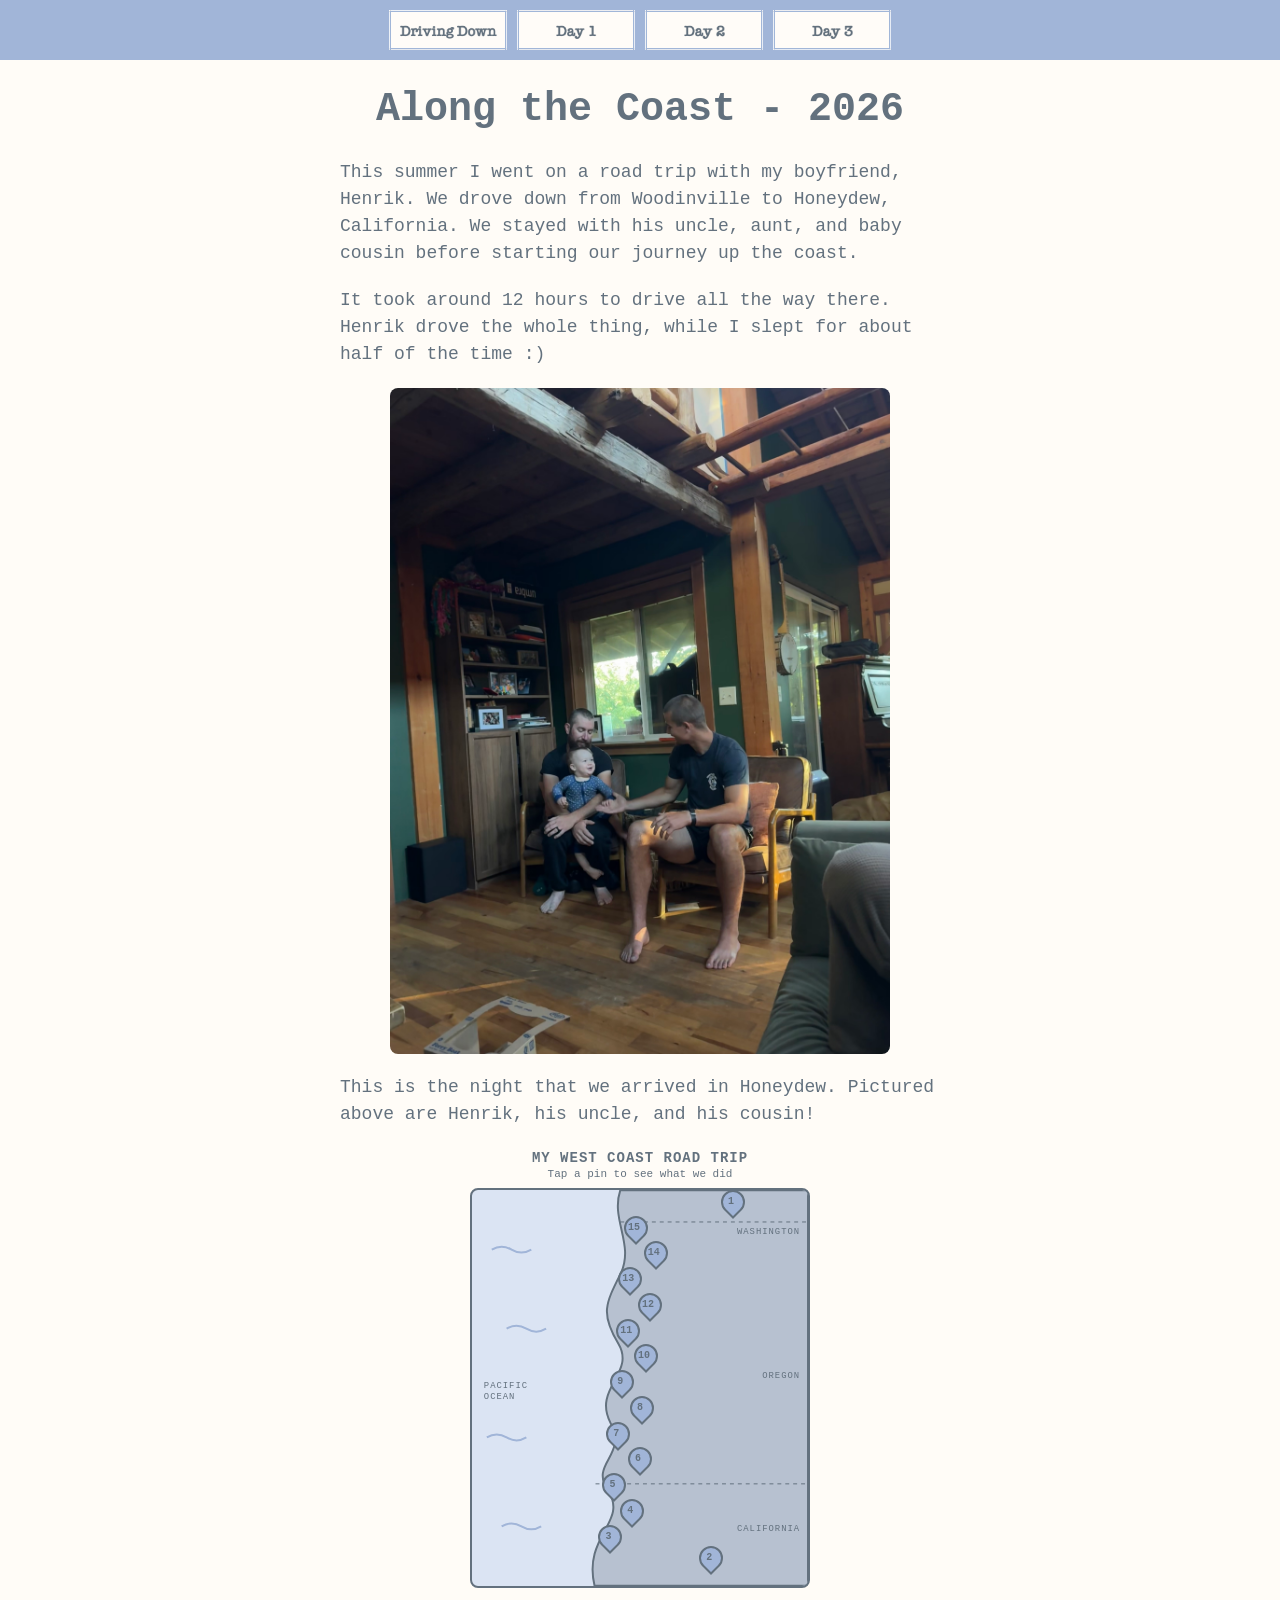
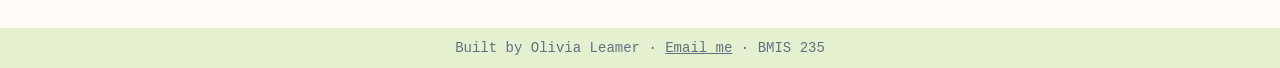
<file: index.html>
<!DOCTYPE html>
<!--
  Author: Olivia Leamer
  GU username: olivialeamer
  Course: BMIS 235 - HTML-3
-->
<html lang="en">
<head>
<meta charset="utf-8">
<meta name="Olivia Leamer" content="Olivia Leamer">
<title>Along the Coast 2026 - Driving Down</title>

<!-- this one line connects the page to the stylesheet -->
<link rel="stylesheet" href="styles.css">
</head>
<body>

<!-- ===== MENU ============================================================
     The menu is four links. Each link wraps an image instead of words.
     Build it once on this page, check that every link works,
     then copy the whole <nav> block and paste it over the menu on the
     other three pages, so every page has the exact same menu.
     ===================================================================== -->
<nav>
    <a href="index.html"><img src="img/drivingdown.png" alt="driving down"></a>
    <a href="day1.html"><img src="img/day1.png" alt="Day 1"></a>
    <a href="day2.html"><img src="img/day2.png" alt="Day 2"></a>
    <a href="day3.html"><img src="img/day3.png" alt="Day 3"></a>
</nav>

<h1>Along the Coast - 2026</h1>
<p>This summer I went on a road trip with my boyfriend, Henrik. We drove down from Woodinville to Honeydew, California. We stayed with his uncle, aunt, and baby cousin before starting our journey up the coast.</p>
<p>It took around 12 hours to drive all the way there. Henrik drove the whole thing, while I slept for about half of the time :)</p>
  <img src="img/henrik.png" alt="Henrik with his cousin and uncle.">
<p>This is the night that we arrived in Honeydew. Pictured above are Henrik, his uncle, and his cousin! </p>

<!-- ===== SAVE THIS SPACE ==============================================
     This box is empty on purpose. Leave it here. We will use it later.
     ===================================================================== -->
<div class="showcase"> 
  <!-- HTML: the title, the map with its coastline and state borders, and the popup text box (the pins are added by the JavaScript below) -->
<div class="sc-wrap">
  <div class="sc-head">My West Coast Road Trip</div>
  <div class="sc-sub">Tap a pin to see what we did</div>

  <div class="sc-map">
    <svg class="sc-svg" viewBox="0 0 340 400" role="img" aria-label="Stylized map of the Pacific coast from Washington down to Northern California, with the ocean on the left">
      <path d="M150 0 C140 30,165 55,150 85 S130 125,148 155 S122 200,140 235 S118 275,138 305 S112 350,124 400 L340 400 L340 0 Z" fill="#63717E" fill-opacity="0.3" stroke="#63717E" stroke-width="2"/>
      <line x1="150" y1="32" x2="340" y2="32" stroke="#63717E" stroke-width="1" stroke-dasharray="4 4"/>
      <line x1="125" y1="297" x2="340" y2="297" stroke="#63717E" stroke-width="1" stroke-dasharray="4 4"/>
      <path d="M20 60 q10 -6 20 0 t20 0" fill="none" stroke="#A1B5D8" stroke-width="2"/>
      <path d="M35 140 q10 -6 20 0 t20 0" fill="none" stroke="#A1B5D8" stroke-width="2"/>
      <path d="M15 250 q10 -6 20 0 t20 0" fill="none" stroke="#A1B5D8" stroke-width="2"/>
      <path d="M30 340 q10 -6 20 0 t20 0" fill="none" stroke="#A1B5D8" stroke-width="2"/>
      <text x="12" y="200" font-size="9">PACIFIC</text>
      <text x="12" y="211" font-size="9">OCEAN</text>
      <text x="332" y="44" font-size="9" text-anchor="end">WASHINGTON</text>
      <text x="332" y="190" font-size="9" text-anchor="end">OREGON</text>
      <text x="332" y="345" font-size="9" text-anchor="end">CALIFORNIA</text>
    </svg>

    <div class="sc-pop" aria-live="polite">
      <button class="sc-close" type="button" aria-label="Close">&times;</button>
      <div class="sc-title"></div>
      <div class="sc-text"></div>
    </div>
  </div>
</div>

<!-- CSS: brand font and colors, map frame, upright-number teardrop pins, and the popup text box. Every rule starts with .showcase so nothing else on the page changes -->
<style>
  .showcase .sc-wrap {
    font-family: 'Typewriter', 'American Typewriter', 'Courier New', Courier, monospace;
    color: #63717E;
    width: 100%;
    max-width: 340px;
    margin: 0 auto;
    box-sizing: border-box;
  }
  .showcase .sc-wrap * { box-sizing: border-box; }
  .showcase .sc-head {
    font-size: 14px;
    font-weight: bold;
    letter-spacing: 1px;
    text-transform: uppercase;
    text-align: center;
    padding-top: 2px;
  }
  .showcase .sc-sub {
    font-size: 11px;
    text-align: center;
    padding: 2px 0 8px;
  }
  .showcase .sc-map {
    position: relative;
    width: 100%;
    aspect-ratio: 17 / 20;
    background: #dbe4f3;
    border: 2px solid #63717E;
    border-radius: 8px;
    overflow: hidden;
  }
  .showcase .sc-svg { display: block; width: 100%; height: 100%; }
  .showcase .sc-svg text {
    fill: #63717E;
    font-family: inherit;
    letter-spacing: 1px;
  }

  /* pins */
  .showcase .sc-pin {
    position: absolute;
    width: 22px;
    height: 24px;
    margin: -24px 0 0 -11px;
    padding: 0;
    background: none;
    border: 0;
    cursor: pointer;
    font-family: inherit;
  }
  .showcase .sc-pin::before {
    content: "";
    position: absolute;
    left: 1px;
    top: 0;
    width: 20px;
    height: 20px;
    background: #A1B5D8;
    border: 2px solid #63717E;
    border-radius: 50% 50% 50% 0;
    transform: rotate(-45deg);
    transition: background 0.15s;
  }
  .showcase .sc-pin span {
    position: relative;
    display: block;
    width: 22px;
    font-size: 10px;
    font-weight: bold;
    line-height: 20px;
    text-align: center;
    color: #63717E;
  }
  .showcase .sc-pin:hover::before,
  .showcase .sc-pin:focus-visible::before { background: #fff; }
  .showcase .sc-pin:focus-visible { outline: none; }
  .showcase .sc-pin.sc-active { z-index: 2; }
  .showcase .sc-pin.sc-active::before { background: #63717E; }
  .showcase .sc-pin.sc-active span { color: #fff; }

  /* popup text box */
  .showcase .sc-pop {
    display: none;
    position: absolute;
    left: 6px;
    right: 6px;
    max-height: 44%;
    padding: 8px 28px 8px 10px;
    background: #f6f8fc;
    border: 2px solid #63717E;
    border-left: 6px solid #A1B5D8;
    border-radius: 8px;
    overflow-y: auto;
    z-index: 5;
  }
  .showcase .sc-pop.sc-open { display: block; }
  .showcase .sc-pop.sc-top { top: 8px; }
  .showcase .sc-pop.sc-bottom { bottom: 8px; }
  .showcase .sc-title { font-size: 13px; font-weight: bold; margin-bottom: 4px; }
  .showcase .sc-text { font-size: 12px; line-height: 1.4; }
  .showcase .sc-close {
    position: absolute;
    top: 2px;
    right: 4px;
    width: 22px;
    height: 22px;
    padding: 0;
    background: none;
    border: 0;
    color: #63717E;
    font-family: inherit;
    font-size: 18px;
    line-height: 20px;
    cursor: pointer;
  }
</style>

<!-- JavaScript: holds every stop (position and story), builds the pins, and shows or hides the popup when a pin is clicked -->
<script>
  (function () {
    var wrap = document.querySelector('.showcase .sc-wrap');
    if (!wrap) return;

    var map = wrap.querySelector('.sc-map');
    var pop = wrap.querySelector('.sc-pop');
    var title = wrap.querySelector('.sc-title');
    var text = wrap.querySelector('.sc-text');
    var closeBtn = wrap.querySelector('.sc-close');

    // Edit stops here. x and y are the pin's position on the map in percent (0 to 100).
    var stops = [
      { n: 'Woodinville, WA', x: 77.1, y: 6.0,
        t: 'Where it all began. We loaded up the truck, pointed it south, and set off on the long drive toward the coast.' },
      { n: 'Honeydew, CA', x: 70.6, y: 96.0,
        t: "Our farthest-south stop, at Henrik's uncle's house tucked away in the hills of Northern California. We visited, then turned around and started the trip north along the coast." },
      { n: 'Wilson Creek Beach, CA', x: 40.6, y: 90.5,
        t: 'Our first beach stop of the trip. After a long drive we stretched our legs, walked the shoreline, and got our first real taste of the Pacific.' },
      { n: 'Crescent City, CA', x: 47.1, y: 84.0,
        t: 'A lunch stop in this harbor town, plus a lighthouse to check out while we were there. The first of several lighthouses on the trip.' },
      { n: 'Jedediah Smith Redwoods', x: 41.8, y: 77.5,
        t: 'We walked in among the giant redwoods, where the trees are enormous and the forest is so quiet that everything else fades away.' },
      { n: 'Chetco River, OR', x: 49.4, y: 71.0,
        t: 'Our first night sleeping in the truck, near the river. At 6 A.M. a man yelling outside woke us up, so we decided to get out of there and start the day early.' },
      { n: 'Meyers Creek Beach, OR', x: 42.9, y: 64.5,
        t: 'Our early start put us ahead of schedule, so we caught this hazy beach at low tide. We wandered across the rocks and found starfish and sea urchins.' },
      { n: 'Prehistoric Gardens, OR', x: 50.0, y: 58.0,
        t: 'A quick walk along a shady trail lined with life-size dinosaur statues, each with facts about the creature. Henrik got a good look up at the Brachiosaurus.' },
      { n: 'Cape Blanco Lighthouse, OR', x: 44.1, y: 51.5,
        t: 'The most memorable lighthouse of the trip, with a tour of the historic Hughes House. Our guide had every fact memorized word for word. Biggest lesson: have your house built by a Swedish man and it will last over 100 years.' },
      { n: 'Florence, OR', x: 51.2, y: 45.0,
        t: 'We stopped at the dunes, but dune buggies were racing through, so we only found one small quiet patch to walk around. After a while we just sat back and watched the buggies race.' },
      { n: 'Heceta Head Lighthouse, OR', x: 45.9, y: 38.5,
        t: 'One of the prettiest lighthouses on the coast, perched on a headland high above the ocean. A great place to stop and take in the view.' },
      { n: 'Muriel O. Ponsler Viewpoint, OR', x: 52.4, y: 32.0,
        t: 'We had dinner from the back of the truck and watched the sun set over the water. It was one of the best views of the whole trip.' },
      { n: 'Siuslaw National Forest, OR', x: 46.5, y: 25.5,
        t: 'Our second night on the road, parked on a quiet logging road in the forest. We woke up to a horse wandering nearby.' },
      { n: "God's Thumb, OR", x: 54.1, y: 19.0,
        t: 'A hike up to a rocky outcrop with a wide view over the coast. A good way to stretch our legs after days in the truck.' },
      { n: 'Tillamook Factory, OR', x: 48.2, y: 12.5,
        t: 'Our last stop. We toured the factory and finished the trip the best way possible: with ice cream.' }
    ];

    var pins = [];
    var current = -1;

    function hide() {
      if (current > -1) pins[current].classList.remove('sc-active');
      current = -1;
      pop.classList.remove('sc-open');
    }

    function show(i) {
      if (current > -1) pins[current].classList.remove('sc-active');
      current = i;
      pins[i].classList.add('sc-active');
      title.textContent = (i + 1) + '. ' + stops[i].n;
      text.textContent = stops[i].t;
      pop.classList.remove('sc-top', 'sc-bottom');
      // Put the popup on the opposite half of the map so it never covers the selected pin
      pop.classList.add(stops[i].y >= 50 ? 'sc-top' : 'sc-bottom', 'sc-open');
      pop.scrollTop = 0;
    }

    stops.forEach(function (s, i) {
      var b = document.createElement('button');
      b.type = 'button';
      b.className = 'sc-pin';
      b.style.left = s.x + '%';
      b.style.top = s.y + '%';
      b.setAttribute('aria-label', 'Stop ' + (i + 1) + ': ' + s.n);
      var label = document.createElement('span');
      label.textContent = i + 1;
      b.appendChild(label);
      b.addEventListener('click', function (e) {
        e.stopPropagation();
        if (current === i) { hide(); } else { show(i); }
      });
      map.appendChild(b);
      pins.push(b);
    });

    pop.addEventListener('click', function (e) { e.stopPropagation(); });
    closeBtn.addEventListener('click', hide);
    map.addEventListener('click', hide);
    document.addEventListener('keydown', function (e) {
      if (e.key === 'Escape') hide();
    });
  })();
</script>
</div>

<!-- Footer: fill in your name -->
<footer>Built by Olivia Leamer &middot; <a href="mailto:oleamer@zagmail.gonzaga.edu">Email me</a> &middot; BMIS 235</footer>

</body>
</html>
</file>
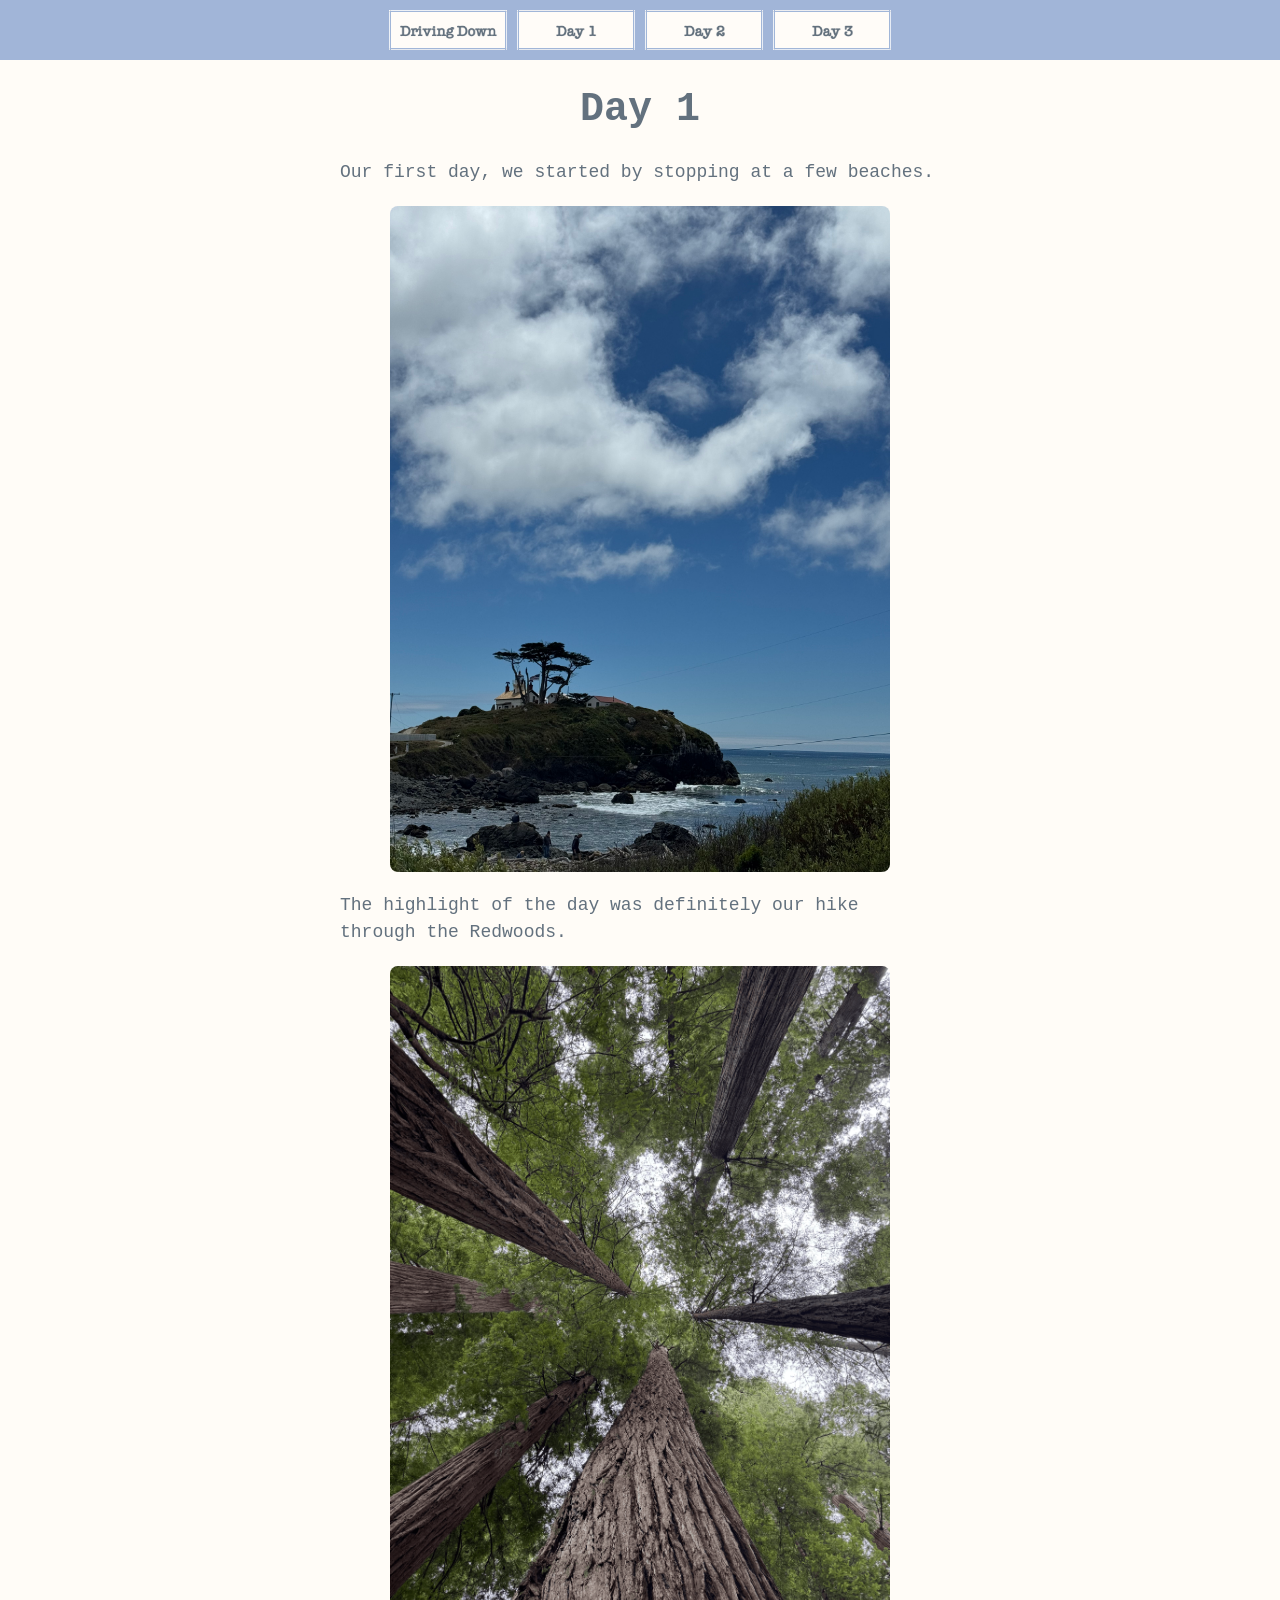
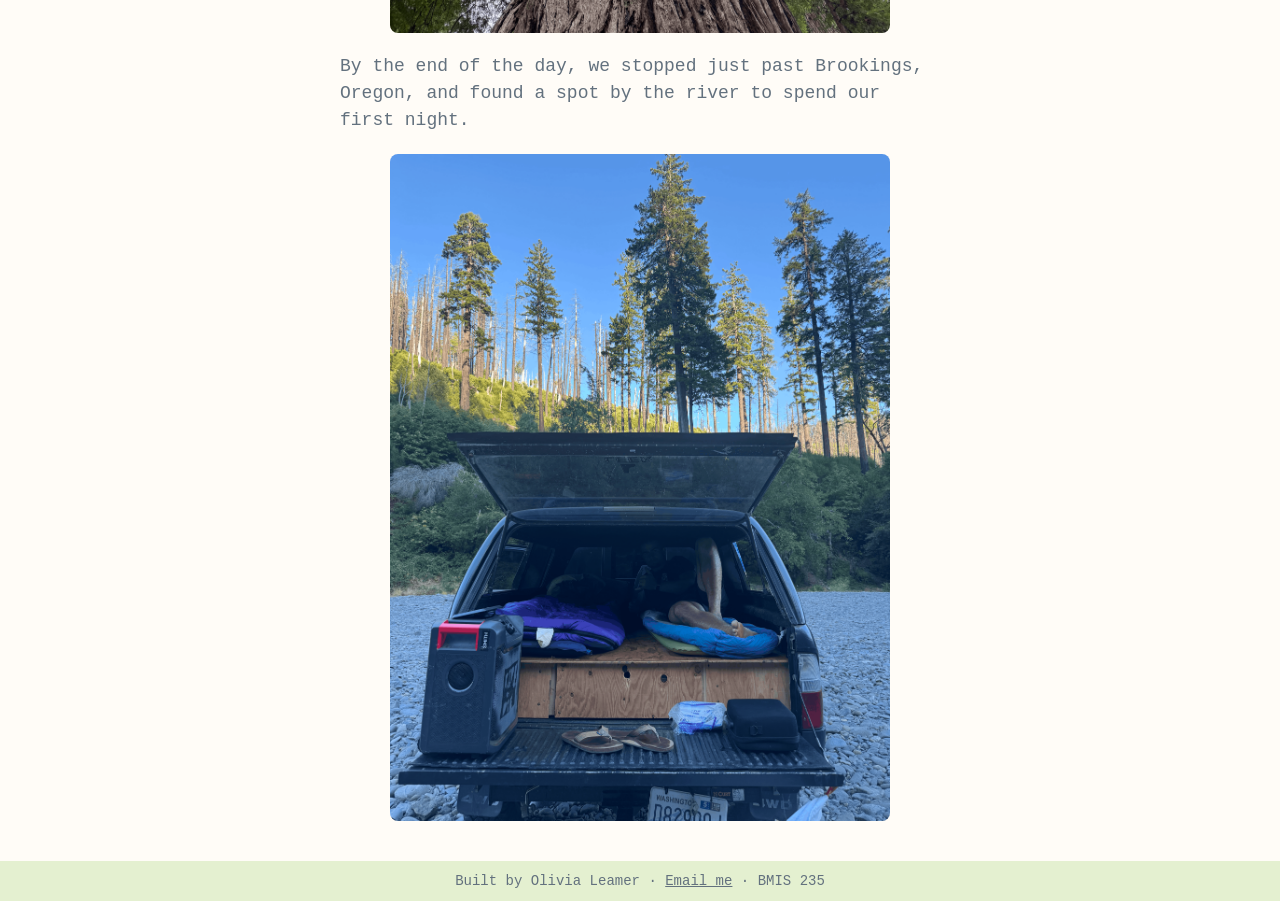
<file: day1.html>
<!DOCTYPE html>
<!--
  Author: Olivia Leamer
  GU username: olivialeamer
  Course: BMIS 235 - HTML-3
-->
<html lang="en">
<head>
<meta charset="utf-8">
<meta name="Olivia Leamer" content="Olivia Leamer">
<title>Along the Coast - Day 1</title>

<!-- this one line connects the page to the stylesheet -->
<link rel="stylesheet" href="styles.css">
</head>

<body>

<!-- ===== MENU ============================================================
     The menu is four links. Each link wraps an image instead of words.
     Build it once on this page, check that every link works,
     then copy the whole <nav> block and paste it over the menu on the
     other three pages, so every page has the exact same menu.
     ===================================================================== -->
<nav>
    <a href="index.html"><img src="img/drivingdown.png" alt="driving down"></a>
    <a href="day1.html"><img src="img/day1.png" alt="Day 1"></a>
    <a href="day2.html"><img src="img/day2.png" alt="Day 2"></a>
    <a href="day3.html"><img src="img/day3.png" alt="Day 3"></a>
</nav>


<h1>Day 1</h1>
<p>Our first day, we started by stopping at a few beaches.</p>
<img src="img/beach1.png" alt="A lighthouse on an island in the distance, surrounded by water.">
<p>The highlight of the day was definitely our hike through the Redwoods.</p>
<img src="redwoods.png" alt="Looking up from the ground toward the top of redwood trees.">
<p>By the end of the day, we stopped just past Brookings, Oregon, and found a spot by the river to spend our first night.</p>
<img src="setup.png" alt="Back of the truck, set up with our sleeping pads and sleeping bags, parked at the side of a river.">

<!-- Footer: fill in your name -->
<footer>Built by Olivia Leamer &middot; <a href="mailto:oleamer@zagmail.gonzaga.edu">Email me</a> &middot; BMIS 235</footer>

</body>
</html>
</file>
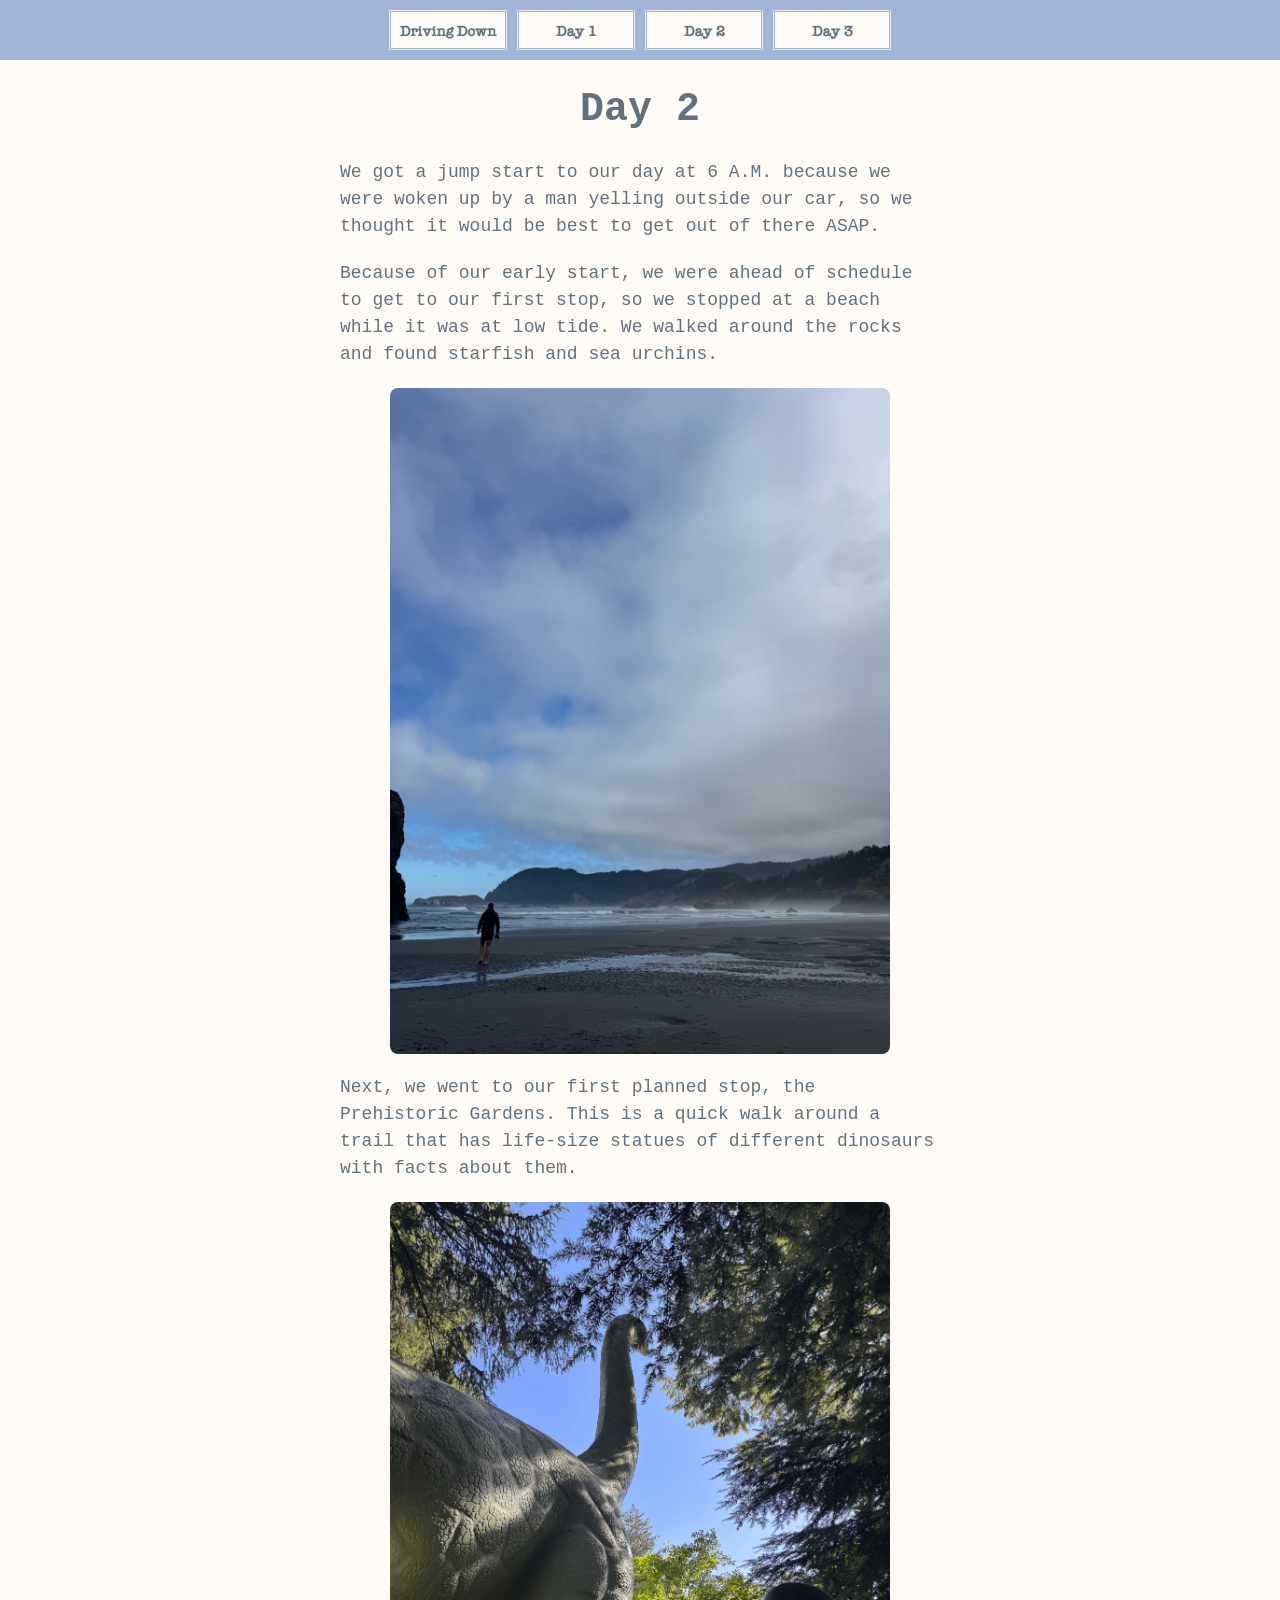
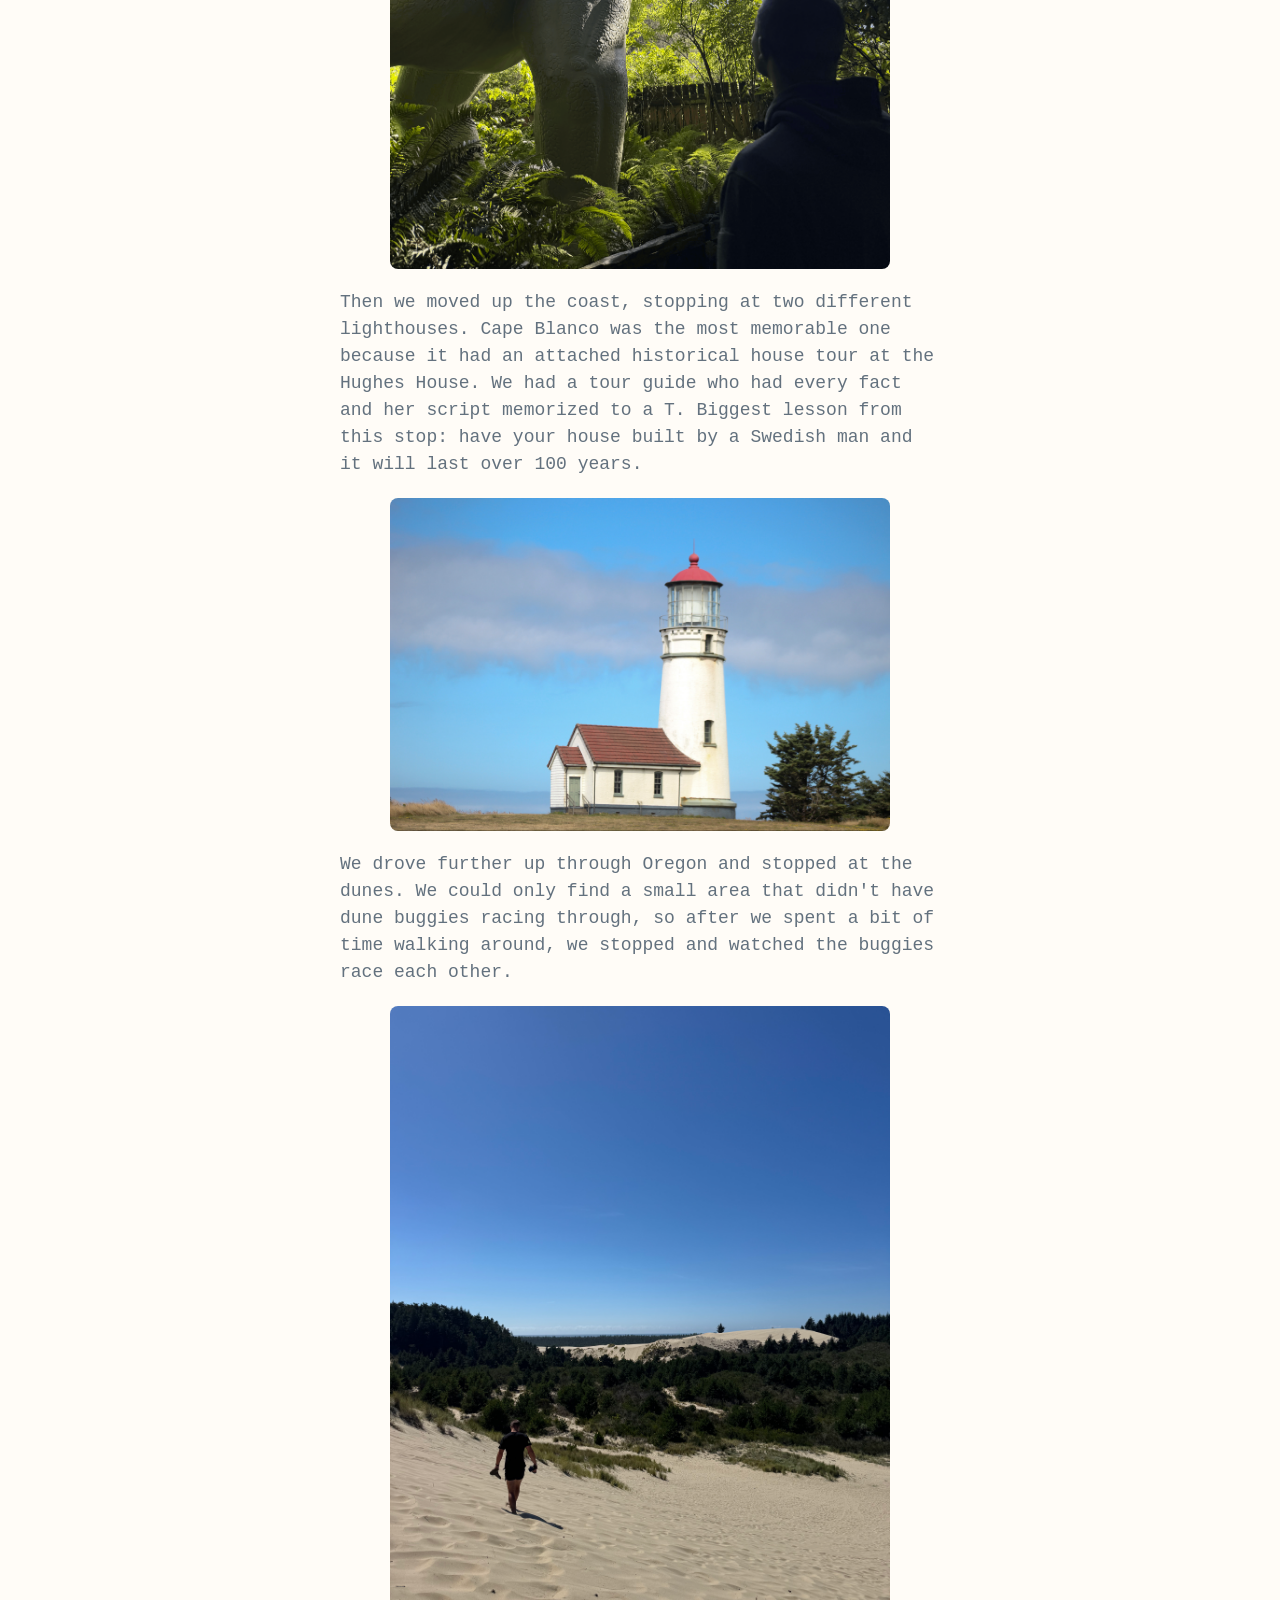
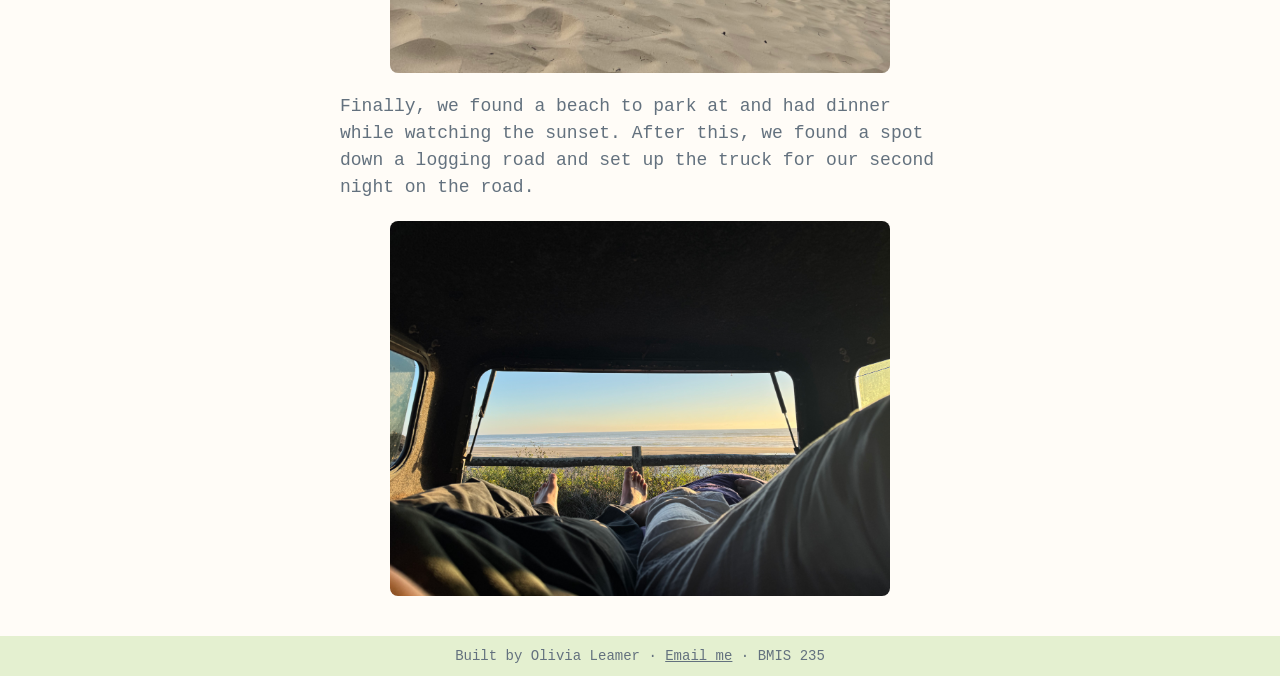
<file: day2.html>
<!DOCTYPE html>
<!--
  Author: Olivia Leamer
  GU username: olivialeamer
  Course: BMIS 235 - HTML-3
-->
<html lang="en">
<head>
<meta charset="utf-8">
<meta name="Olivia Leamer" content="Olivia Leamer">
<title>Along the Coast - Day 2</title>

<!-- this one line connects the page to the stylesheet -->
<link rel="stylesheet" href="styles.css">
</head>
<body>

<!-- ===== MENU ============================================================
     The menu is four links. Each link wraps an image instead of words.
     Build it once on this page, check that every link works,
     then copy the whole <nav> block and paste it over the menu on the
     other three pages, so every page has the exact same menu.
     ===================================================================== -->
<nav>
    <a href="index.html"><img src="img/drivingdown.png" alt="driving down"></a>
    <a href="day1.html"><img src="img/day1.png" alt="Day 1"></a>
    <a href="day2.html"><img src="img/day2.png" alt="Day 2"></a>
    <a href="day3.html"><img src="img/day3.png" alt="Day 3"></a>
</nav>


<h1>Day 2</h1>
<p>We got a jump start to our day at 6 A.M. because we were woken up by a man yelling outside our car, so we thought it would be best to get out of there ASAP.</p>
<p>Because of our early start, we were ahead of schedule to get to our first stop, so we stopped at a beach while it was at low tide. We walked around the rocks and found starfish and sea urchins.</p>
<img src="img/beach2.png" alt="A hazy morning with low tide on the ocean. Henrik walks near a big rock.">
<p>Next, we went to our first planned stop, the Prehistoric Gardens. This is a quick walk around a trail that has life-size statues of different dinosaurs with facts about them.</p>
<img src="img/dino.png" alt="Henrik looking up at a Brachiosaurus statue.">
<p>Then we moved up the coast, stopping at two different lighthouses. Cape Blanco was the most memorable one because it had an attached historical house tour at the Hughes House. We had a tour guide who had every fact and her script memorized to a T. Biggest lesson from this stop: have your house built by a Swedish man and it will last over 100 years.</p>
<img src="img/lighthouse.png" alt="Cape Blanco lighthouse.">
<p>We drove further up through Oregon and stopped at the dunes. We could only find a small area that didn't have dune buggies racing through, so after we spent a bit of time walking around, we stopped and watched the buggies race each other.</p>
<img src="img/dunes.png" alt="Henrik walking through sand dunes.">
<p>Finally, we found a beach to park at and had dinner while watching the sunset. After this, we found a spot down a logging road and set up the truck for our second night on the road.</p>
<img src="img/sunset.png" alt="The view from inside our bed setup, looking out to the sun setting over the beach.">
<!-- Footer: fill in your name -->
<footer>Built by Olivia Leamer &middot; <a href="mailto:oleamer@zagmail.gonzaga.edu">Email me</a> &middot; BMIS 235</footer>

</body>
</html>
</file>
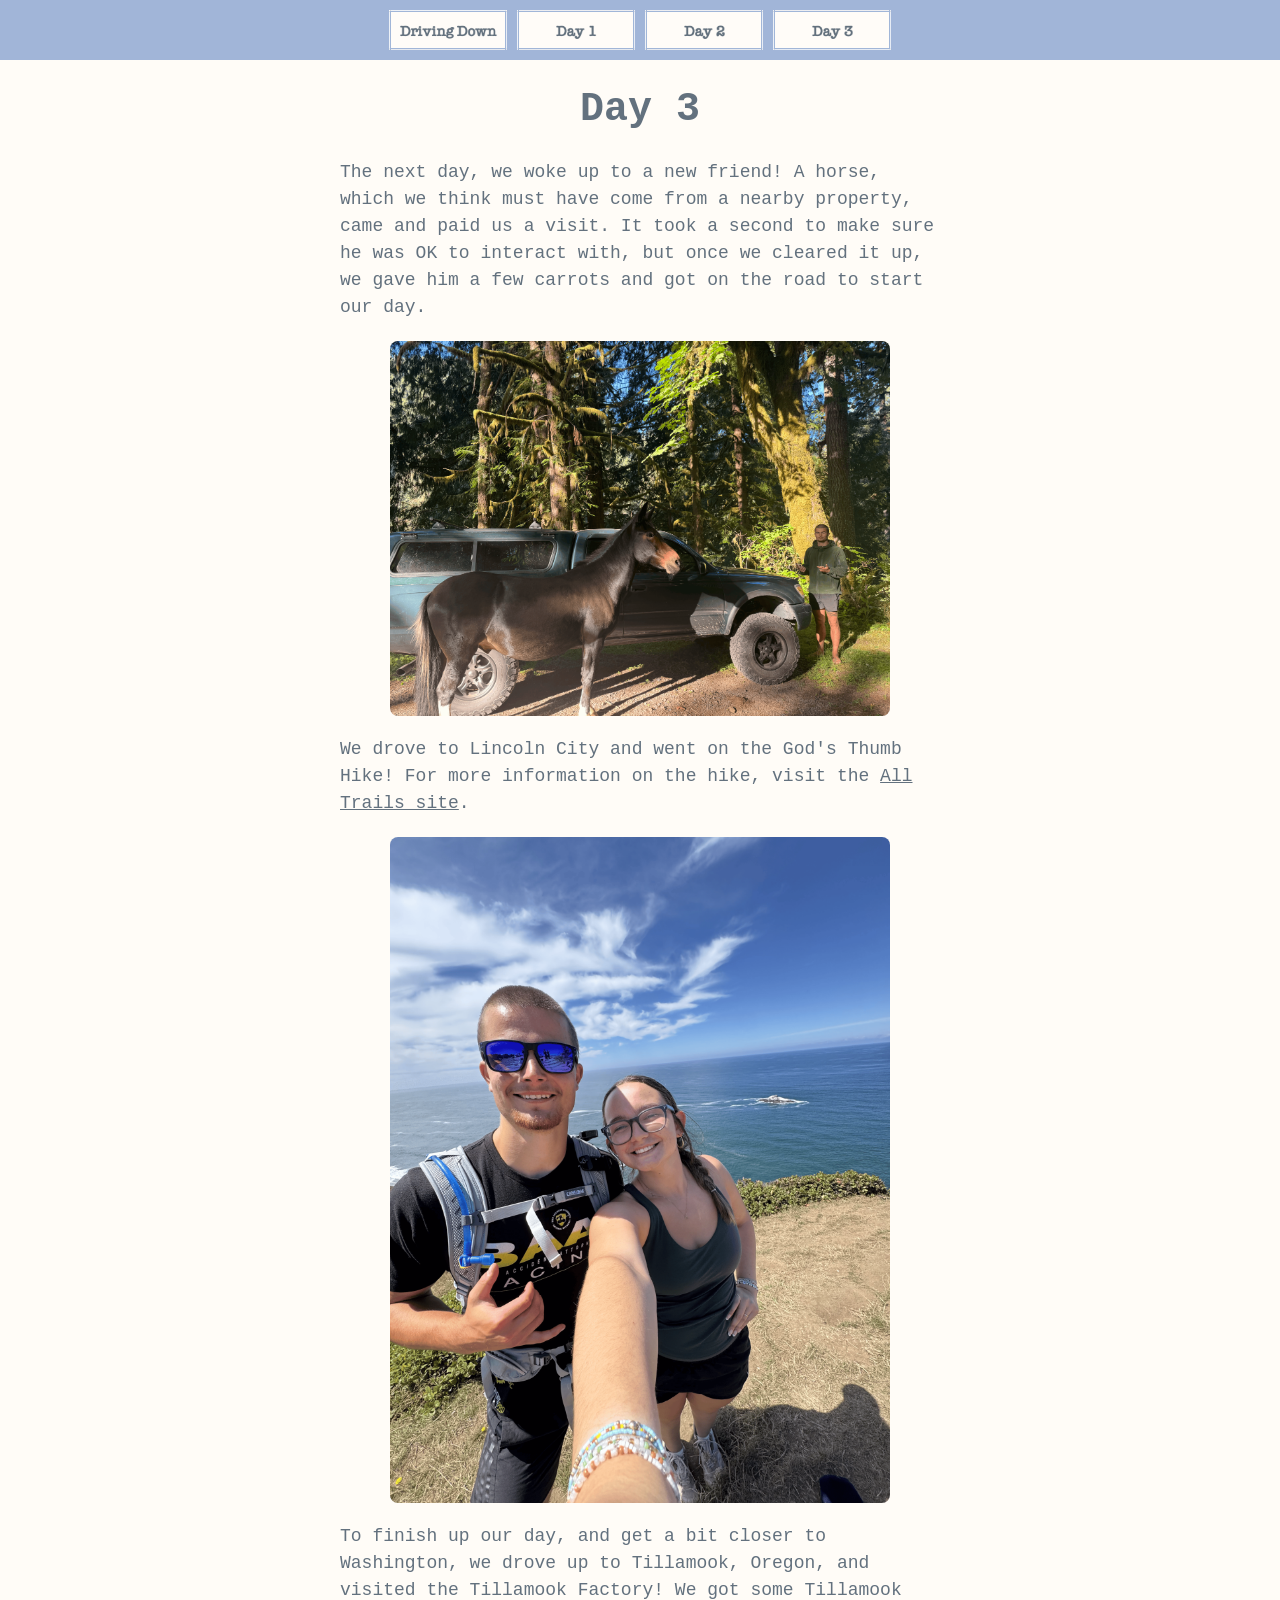
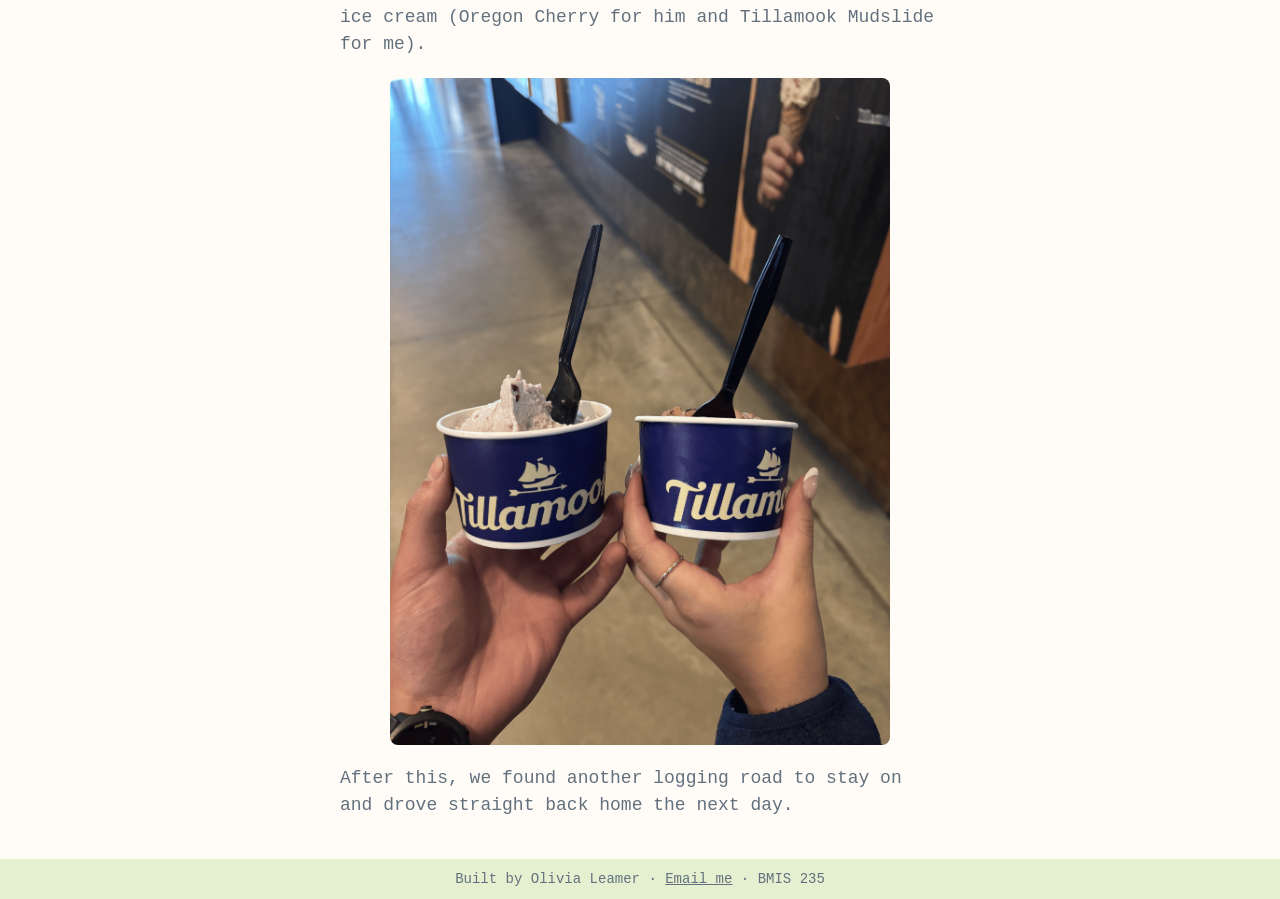
<file: day3.html>
<!DOCTYPE html>
<!--
  Author: Olivia Leamer
  GU username: olivialeamer
  Course: BMIS 235 - HTML-3
-->
<html lang="en">
<head>
<meta charset="utf-8">
<meta name="Olivia Leamer" content="Olivia Leamer">
<title>Along the Coast - Day 3</title>
  <link rel="stylesheet" href="styles.css">
</head>
<body>

<!-- ===== MENU ============================================================
     The menu is four links. Each link wraps an image instead of words.
     Build it once on this page, check that every link works,
     then copy the whole <nav> block and paste it over the menu on the
     other three pages, so every page has the exact same menu.
     ===================================================================== -->
<nav>
    <a href="index.html"><img src="img/drivingdown.png" alt="driving down"></a>
    <a href="day1.html"><img src="img/day1.png" alt="Day 1"></a>
    <a href="day2.html"><img src="img/day2.png" alt="Day 2"></a>
    <a href="day3.html"><img src="img/day3.png" alt="Day 3"></a>
</nav>

<h1>Day 3</h1>
<p>The next day, we woke up to a new friend! A horse, which we think must have come from a nearby property, came and paid us a visit. It took a second to make sure he was OK to interact with, but once we cleared it up, we gave him a few carrots and got on the road to start our day.</p>
<img src="horse.png" alt="Henrik and our horse standing next to Henrik's green truck.">
<p>We drove to Lincoln City and went on the God's Thumb Hike! For more information on the hike, visit the <a href="https://www.alltrails.com/trail/us/oregon/gods-thumb-via-the-knoll">All Trails site</a>.</p>
<img src="img/godsthumb2.png" alt="Selfie of Henrik and Olivia on the top of the God's Thumb hike, looking out over the ocean.">
<p>To finish up our day, and get a bit closer to Washington, we drove up to Tillamook, Oregon, and visited the Tillamook Factory! We got some Tillamook ice cream (Oregon Cherry for him and Tillamook Mudslide for me).</p>
<img src="img/tillamook.png" alt="Two cups of Tillamook ice cream with spoons poking out.">
<p>After this, we found another logging road to stay on and drove straight back home the next day.</p>

<!-- Footer: fill in your name -->
<footer>Built by Olivia Leamer &middot; <a href="mailto:oleamer@zagmail.gonzaga.edu">Email me</a> &middot; BMIS 235</footer>

</body>
</html>
</file>
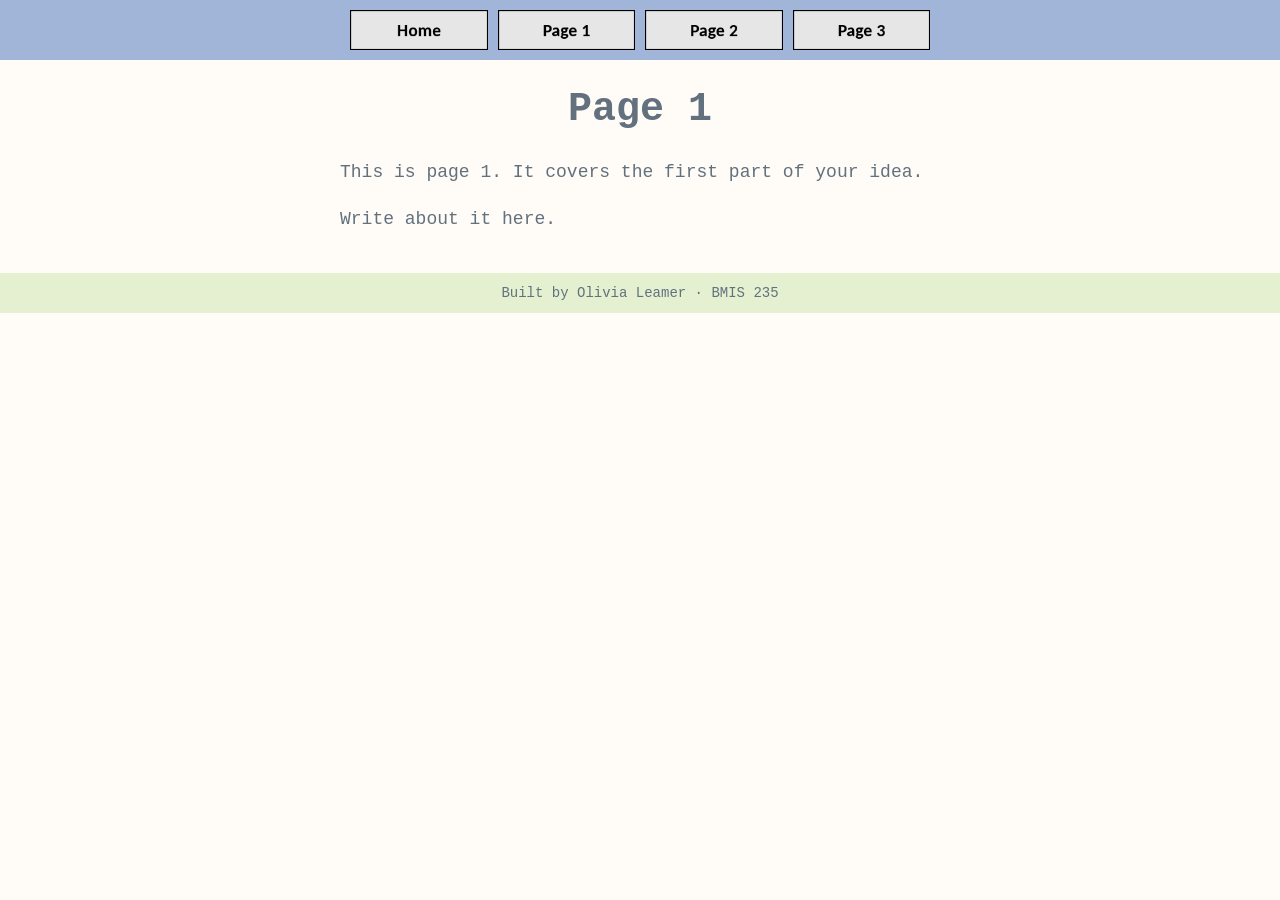
<file: page1.html>
<!DOCTYPE html>
<!--
  Author: Olivia Leamer
  GU username: olivialeamer
  Course: BMIS 235 - HTML-3
-->
<html lang="en">
<head>
<meta charset="utf-8">
<meta name="Olivia Lemaer" content="Olivia Leamer">
<title>Page 1</title>

<!-- this one line connects the page to the stylesheet -->
<link rel="stylesheet" href="styles.css">
</head>
<body>

<!-- ===== MENU ============================================================
     The menu is four links. Each link wraps an image instead of words.
     Build it once on this page, check that every link works,
     then copy the whole <nav> block and paste it over the menu on the
     other three pages, so every page has the exact same menu.
     ===================================================================== -->
<nav>
    <a href="index.html"><img src="img/home.png" alt="Home"></a>
    <a href="page1.html"><img src="img/page1.png" alt="Page 1"></a>
    <a href="page2.html"><img src="img/page2.png" alt="Page 2"></a>
    <a href="page3.html"><img src="img/page3.png" alt="Page 3"></a>
</nav>

<h1>Page 1</h1>
<p>This is page 1. It covers the first part of your idea.</p>
<p>Write about it here.</p>

<!-- Footer: fill in your name -->
<footer>Built by Olivia Leamer &middot; BMIS 235</footer>

</body>
</html>
</file>
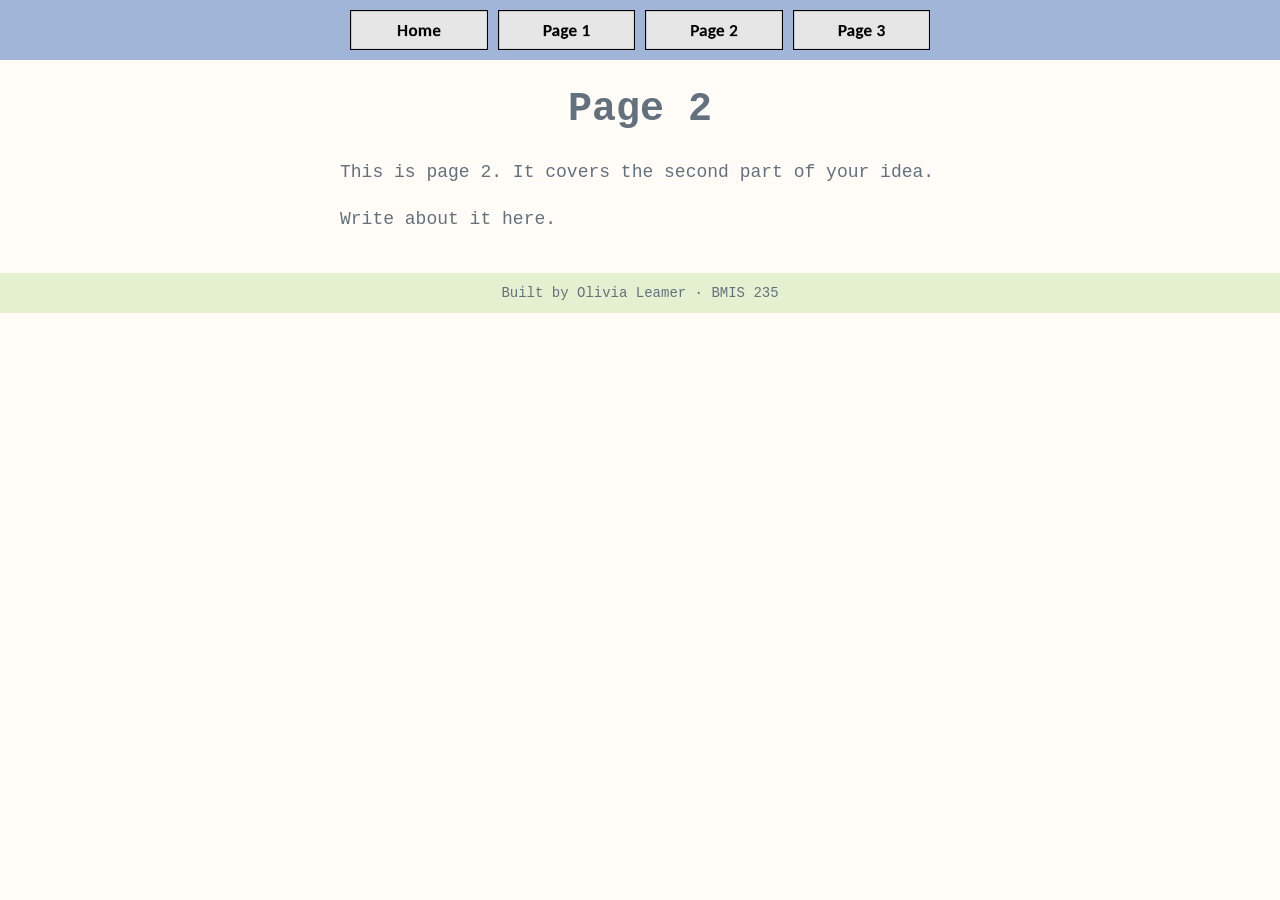
<file: page2.html>
<!DOCTYPE html>
<!--
  Author: Olivia Leamer
  GU username: olivialeamer
  Course: BMIS 235 - HTML-3
-->
<html lang="en">
<head>
<meta charset="utf-8">
<meta name="Olivia Leamer" content="Olivia Leamer">
<title>Page 2</title>

<!-- this one line connects the page to the stylesheet -->
<link rel="stylesheet" href="styles.css">
</head>
<body>

<!-- ===== MENU ============================================================
     The menu is four links. Each link wraps an image instead of words.
     Build it once on this page, check that every link works,
     then copy the whole <nav> block and paste it over the menu on the
     other three pages, so every page has the exact same menu.
     ===================================================================== -->
<nav>
    <a href="index.html"><img src="img/home.png" alt="Home"></a>
    <a href="page1.html"><img src="img/page1.png" alt="Page 1"></a>
    <a href="page2.html"><img src="img/page2.png" alt="Page 2"></a>
    <a href="page3.html"><img src="img/page3.png" alt="Page 3"></a>
</nav>

<h1>Page 2</h1>
<p>This is page 2. It covers the second part of your idea.</p>
<p>Write about it here.</p>

<!-- Footer: fill in your name -->
<footer>Built by Olivia Leamer &middot; BMIS 235</footer>

</body>
</html>
</file>
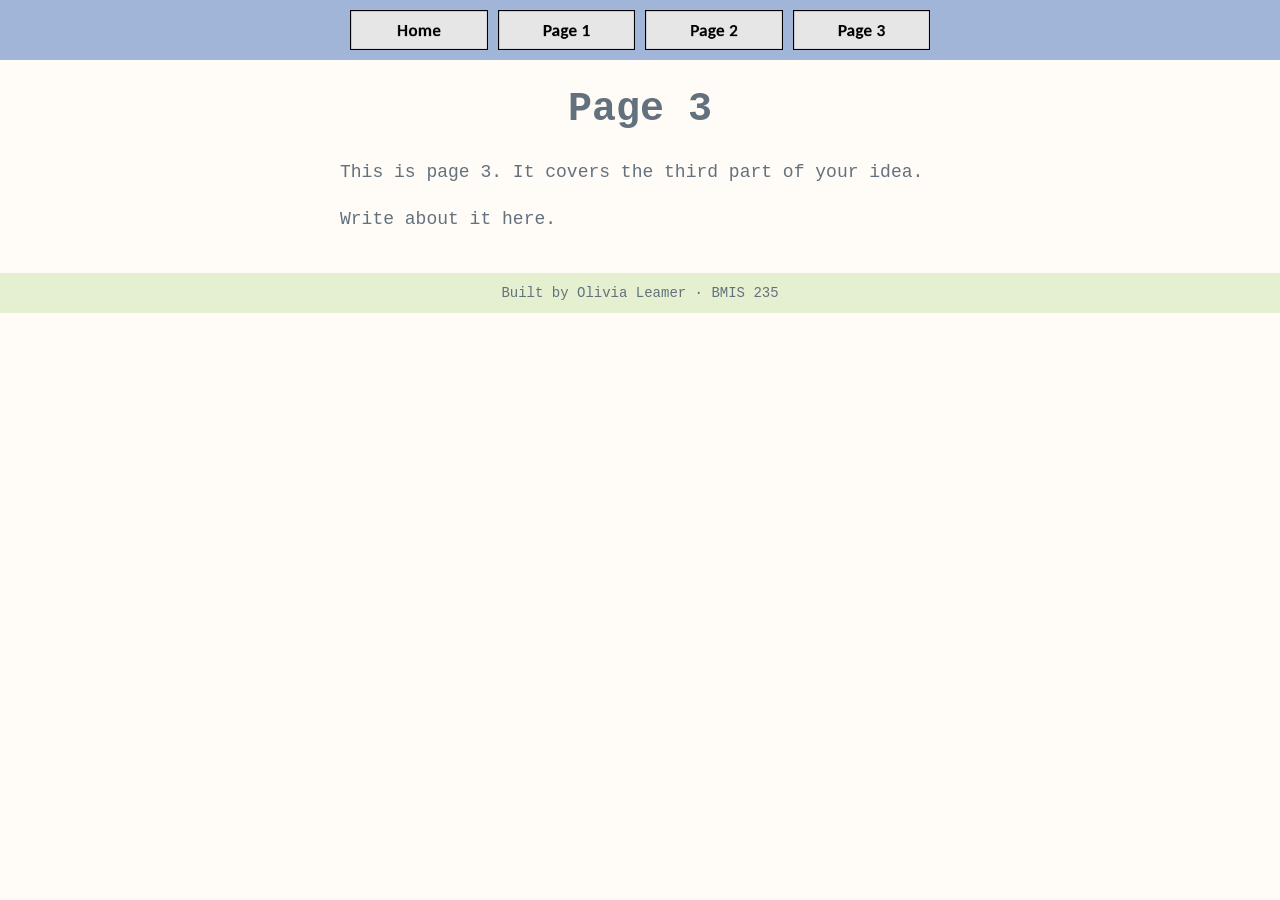
<file: page3.html>
<!DOCTYPE html>
<!--
  Author: Olivia Leamer
  GU username: olivialeamer
  Course: BMIS 235 - HTML-3
-->
<html lang="en">
<head>
<meta charset="utf-8">
<meta name="Olivia Leamer" content="Olivia Leamer">
<title>Page 3</title>
  <link rel="stylesheet" href="styles.css">
</head>
<body>

<!-- ===== MENU ============================================================
     The menu is four links. Each link wraps an image instead of words.
     Build it once on this page, check that every link works,
     then copy the whole <nav> block and paste it over the menu on the
     other three pages, so every page has the exact same menu.
     ===================================================================== -->
<nav>
    <a href="index.html"><img src="img/home.png" alt="Home"></a>
    <a href="page1.html"><img src="img/page1.png" alt="Page 1"></a>
    <a href="page2.html"><img src="img/page2.png" alt="Page 2"></a>
    <a href="page3.html"><img src="img/page3.png" alt="Page 3"></a>
</nav>

<h1>Page 3</h1>
<p>This is page 3. It covers the third part of your idea.</p>
<p>Write about it here.</p>

<!-- Footer: fill in your name -->
<footer>Built by Olivia Leamer &middot; BMIS 235</footer>

</body>
</html>
</file>
<file: styles.css>
/* =====================================================================
   styles.css  ·  YOUR BRAND
   Change a color in :root once and every page changes.
   ===================================================================== */

:root {
    --blue-slate: #63717E;
    --powder-blue: #A1B5D8;
    --porcelain: #FFFCF7;
    --frosted-mint: #E4F0D0;
    --muted-olive: #A4C497;
}

body {
    font-family: 'Typewriter', 'American Typewriter', 'Courier New', Courier, monospace;
    background-color: var(--porcelain);
    color: var(--blue-slate);
    margin: 0;
    padding: 0 20px 40px 20px;
}

/* the menu at the top of every page */
nav {
    display: flex;
    justify-content: center;
    align-items: center;
    flex-wrap: wrap;
    gap: 10px;
    background-color: var(--powder-blue);
    padding: 10px;
    margin: 0 -20px;
}

nav a {
    text-decoration: none;
}

nav a:hover img {
    opacity: 0.7;
}

/* menu buttons: change 40px to make them bigger or smaller */
nav img {
    height: 40px;
    width: auto;
    max-width: none;
    margin: 0;
    border-radius: 0;
    display: block;
}

h1 {
    color: var(--blue-slate);
    text-align: center;
    font-size: 40px;
}

p {
    max-width: 600px;
    margin: 20px auto;
    font-size: 18px;
    line-height: 1.5;
}

/* photos in the page content (the menu images are handled above) */
img {
    display: block;
    max-width: 500px;
    width: 100%;
    height: auto;
    margin: 20px auto;
    border-radius: 8px;
}

a {
    color: var(--blue-slate);
}

footer {
    text-align: center;
    font-size: 14px;
    color: var(--blue-slate);
    background-color: var(--frosted-mint);
    padding: 12px;
    margin: 40px -20px -40px -20px;
}
</file>
